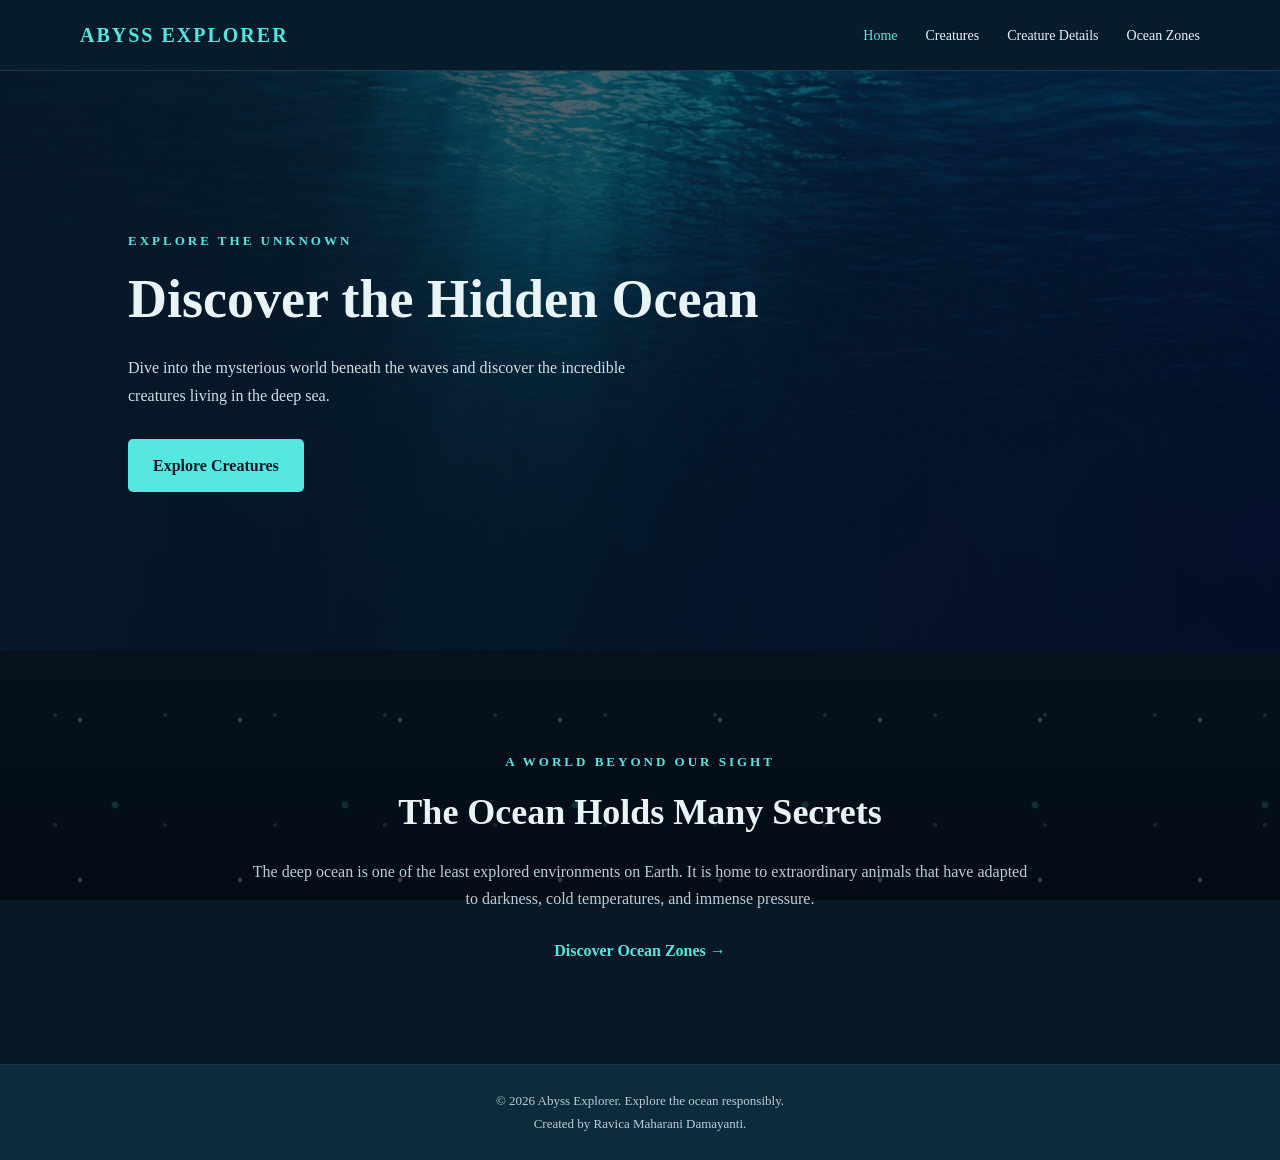
<file: index.html>
<!DOCTYPE html>
<html lang="en">
<head>
    <meta charset="UTF-8">
    <meta name="viewport" content="width=device-width, initial-scale=1.0">
    <title>Abyss Explorer | Discover the Hidden Ocean</title>
    <link rel="stylesheet" href="style.css">
</head>
<body>

    <!-- Header dan Navigasi -->
    <header>
        <nav>
            <a href="index.html" class="logo">ABYSS EXPLORER</a>

            <ul>
                <li><a href="index.html" class="active">Home</a></li>
                <li><a href="creatures.html">Creatures</a></li>
                <li><a href="details.html">Creature Details</a></li>
                <li><a href="zones.html">Ocean Zones</a></li>
            </ul>
        </nav>
    </header>

    <!-- Konten Utama -->
    <main>

        <!-- Bagian Hero -->
        <section class="hero">
            <div class="hero-content">
                <p class="subtitle">EXPLORE THE UNKNOWN</p>

                <h1>Discover the Hidden Ocean</h1>

                <p>
                    Dive into the mysterious world beneath the waves
                    and discover the incredible creatures living
                    in the deep sea.
                </p>

                <a href="creatures.html" class="button">
                    Explore Creatures
                </a>
            </div>
        </section>

        <!-- Bagian Pengenalan -->
        <section class="introduction">
            <p class="subtitle">A WORLD BEYOND OUR SIGHT</p>

            <h2>The Ocean Holds Many Secrets</h2>

            <p>
                The deep ocean is one of the least explored
                environments on Earth. It is home to extraordinary
                animals that have adapted to darkness, cold
                temperatures, and immense pressure.
            </p>

            <a href="zones.html" class="text-link">
                Discover Ocean Zones →
            </a>
        </section>

    </main>

    <!-- Footer -->
    <footer>
        <p>&copy; 2026 Abyss Explorer. Explore the ocean responsibly.</p>
        <p>Created by Ravica Maharani Damayanti.</p>
    </footer>

</body>
</html>
</file>
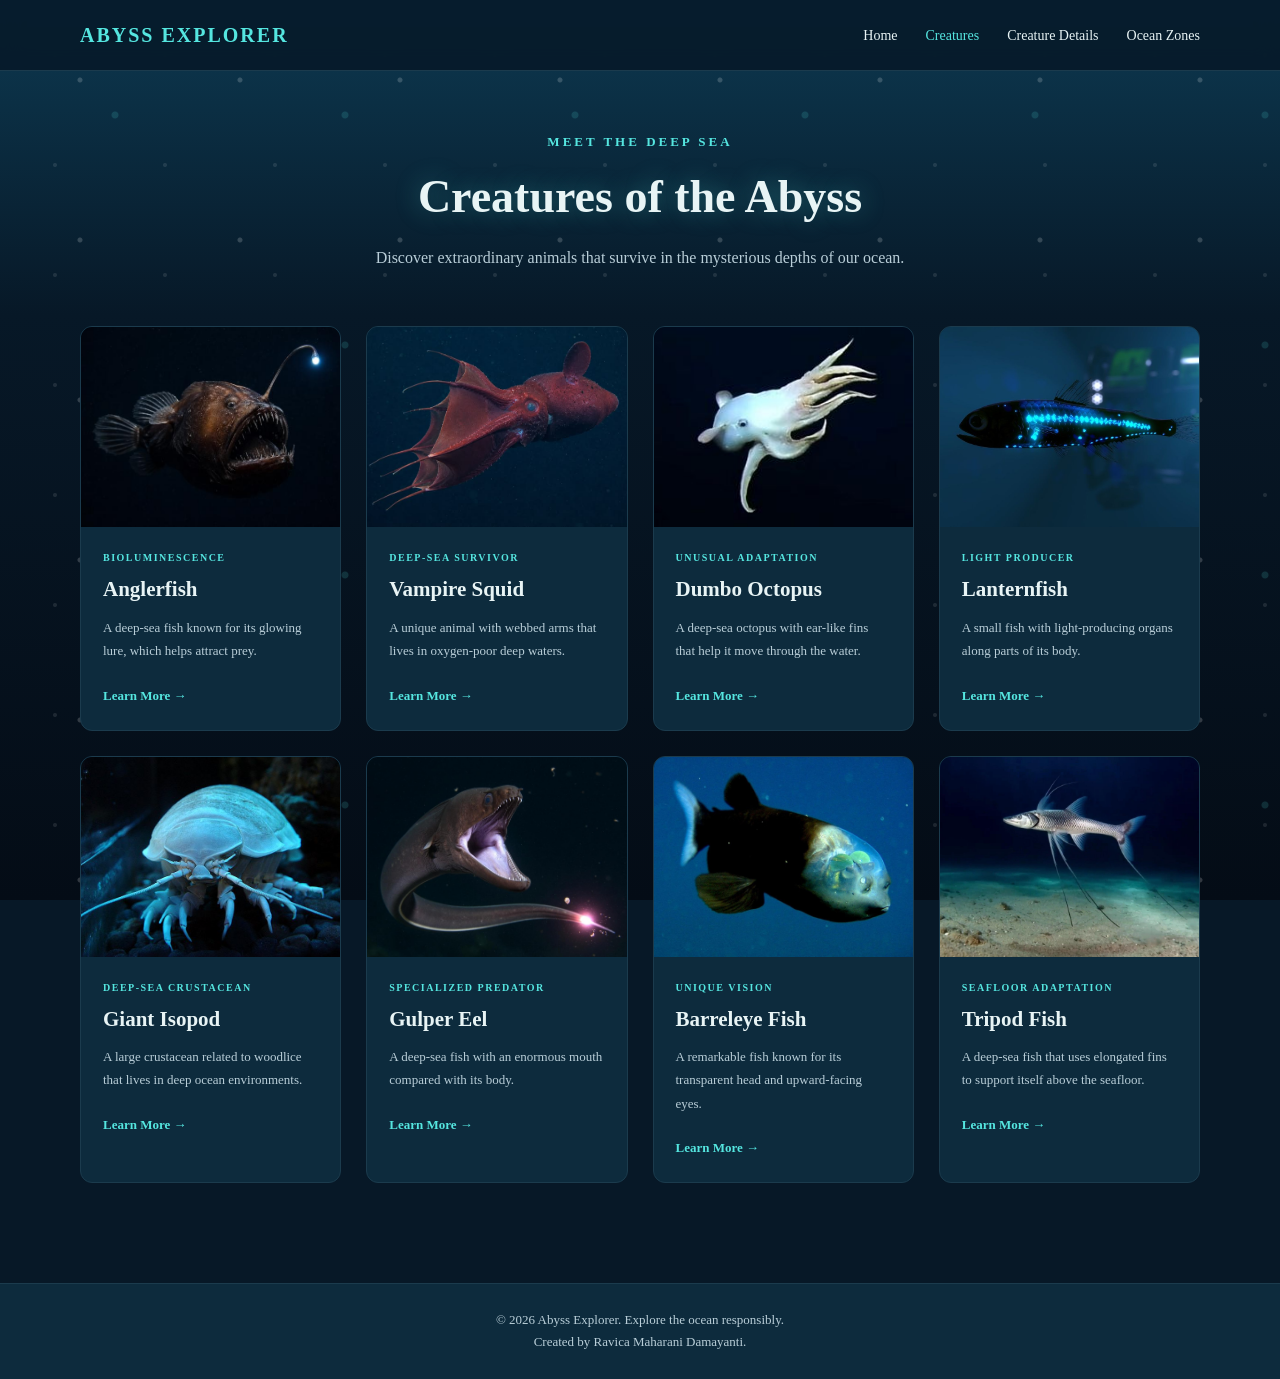
<file: creatures.html>
<!DOCTYPE html>
<html lang="en">
<head>
    <meta charset="UTF-8">
    <meta name="viewport" content="width=device-width, initial-scale=1.0">
    <title>Deep Sea Creatures | Abyss Explorer</title>
    <link rel="stylesheet" href="style.css">
</head>
<body>

    <!-- Header dan Navigasi -->
    <header>
        <nav>
            <a href="index.html" class="logo">ABYSS EXPLORER</a>

            <ul>
                <li><a href="index.html">Home</a></li>
                <li><a href="creatures.html" class="active">Creatures</a></li>
                <li><a href="details.html">Creature Details</a></li>
                <li><a href="zones.html">Ocean Zones</a></li>
            </ul>
        </nav>
    </header>

    <!-- Konten Utama -->
    <main class="creatures-page">

        <!-- Judul Halaman -->
        <section class="page-heading">
            <p class="subtitle">MEET THE DEEP SEA</p>

            <h1>Creatures of the Abyss</h1>

            <p>
                Discover extraordinary animals that survive
                in the mysterious depths of our ocean.
            </p>
        </section>

        <!-- Daftar Hewan -->
        <section class="creature-grid">

            <!-- Hewan 1 -->
            <article class="creature-card">
                <img src="images/anglerfish.jpg"
                     alt="Anglerfish in the deep sea">

                <div class="creature-info">
                    <p class="creature-tag">BIOLUMINESCENCE</p>
                    <h2>Anglerfish</h2>
                    <p>
                        A deep-sea fish known for its glowing
                        lure, which helps attract prey.
                    </p>
                    <a href="details.html" class="text-link">
                        Learn More →
                    </a>
                </div>
            </article>

            <!-- Hewan 2 -->
            <article class="creature-card">
                <img src="images/vampire-squid.jpg"
                     alt="Vampire squid in deep water">

                <div class="creature-info">
                    <p class="creature-tag">DEEP-SEA SURVIVOR</p>
                    <h2>Vampire Squid</h2>
                    <p>
                        A unique animal with webbed arms that
                        lives in oxygen-poor deep waters.
                    </p>
                    <a href="details.html" class="text-link">
                        Learn More →
                    </a>
                </div>
            </article>

            <!-- Hewan 3 -->
            <article class="creature-card">
                <img src="images/dumbo-octopus.jpg"
                     alt="Dumbo octopus swimming underwater">

                <div class="creature-info">
                    <p class="creature-tag">UNUSUAL ADAPTATION</p>
                    <h2>Dumbo Octopus</h2>
                    <p>
                        A deep-sea octopus with ear-like fins
                        that help it move through the water.
                    </p>
                    <a href="details.html" class="text-link">
                        Learn More →
                    </a>
                </div>
            </article>

            <!-- Hewan 4 -->
            <article class="creature-card">
                <img src="images/lanternfish.jpg"
                     alt="Lanternfish with light-producing organs">

                <div class="creature-info">
                    <p class="creature-tag">LIGHT PRODUCER</p>
                    <h2>Lanternfish</h2>
                    <p>
                        A small fish with light-producing organs
                        along parts of its body.
                    </p>
                    <a href="details.html" class="text-link">
                        Learn More →
                    </a>
                </div>
            </article>

            <!-- Hewan 5 -->
            <article class="creature-card">
                <img src="images/giant-isopod.jpg"
                     alt="Giant isopod on the deep-sea floor">

                <div class="creature-info">
                    <p class="creature-tag">DEEP-SEA CRUSTACEAN</p>
                    <h2>Giant Isopod</h2>
                    <p>
                        A large crustacean related to woodlice
                        that lives in deep ocean environments.
                    </p>
                    <a href="details.html" class="text-link">
                        Learn More →
                    </a>
                </div>
            </article>

            <!-- Hewan 6 -->
            <article class="creature-card">
                <img src="images/gulper-eel.jpg"
                     alt="Gulper eel with its large mouth">

                <div class="creature-info">
                    <p class="creature-tag">SPECIALIZED PREDATOR</p>
                    <h2>Gulper Eel</h2>
                    <p>
                        A deep-sea fish with an enormous mouth
                        compared with its body.
                    </p>
                    <a href="details.html" class="text-link">
                        Learn More →
                    </a>
                </div>
            </article>

            <!-- Hewan 7 -->
            <article class="creature-card">
                <img src="images/barreleye-fish.jpg"
                     alt="Barreleye fish with a transparent head">

                <div class="creature-info">
                    <p class="creature-tag">UNIQUE VISION</p>
                    <h2>Barreleye Fish</h2>
                    <p>
                        A remarkable fish known for its
                        transparent head and upward-facing eyes.
                    </p>
                    <a href="details.html" class="text-link">
                        Learn More →
                    </a>
                </div>
            </article>

            <!-- Hewan 8 -->
            <article class="creature-card">
                <img src="images/tripod-fish.jpg"
                     alt="Tripod fish standing above the seafloor">

                <div class="creature-info">
                    <p class="creature-tag">SEAFLOOR ADAPTATION</p>
                    <h2>Tripod Fish</h2>
                    <p>
                        A deep-sea fish that uses elongated fins
                        to support itself above the seafloor.
                    </p>
                    <a href="details.html" class="text-link">
                        Learn More →
                    </a>
                </div>
            </article>

        </section>
    </main>

    <!-- Footer -->
    <footer>
        <p>&copy; 2026 Abyss Explorer. Explore the ocean responsibly.</p>
        <p>Created by Ravica Maharani Damayanti.</p>
    </footer>

</body>
</html>
</file>
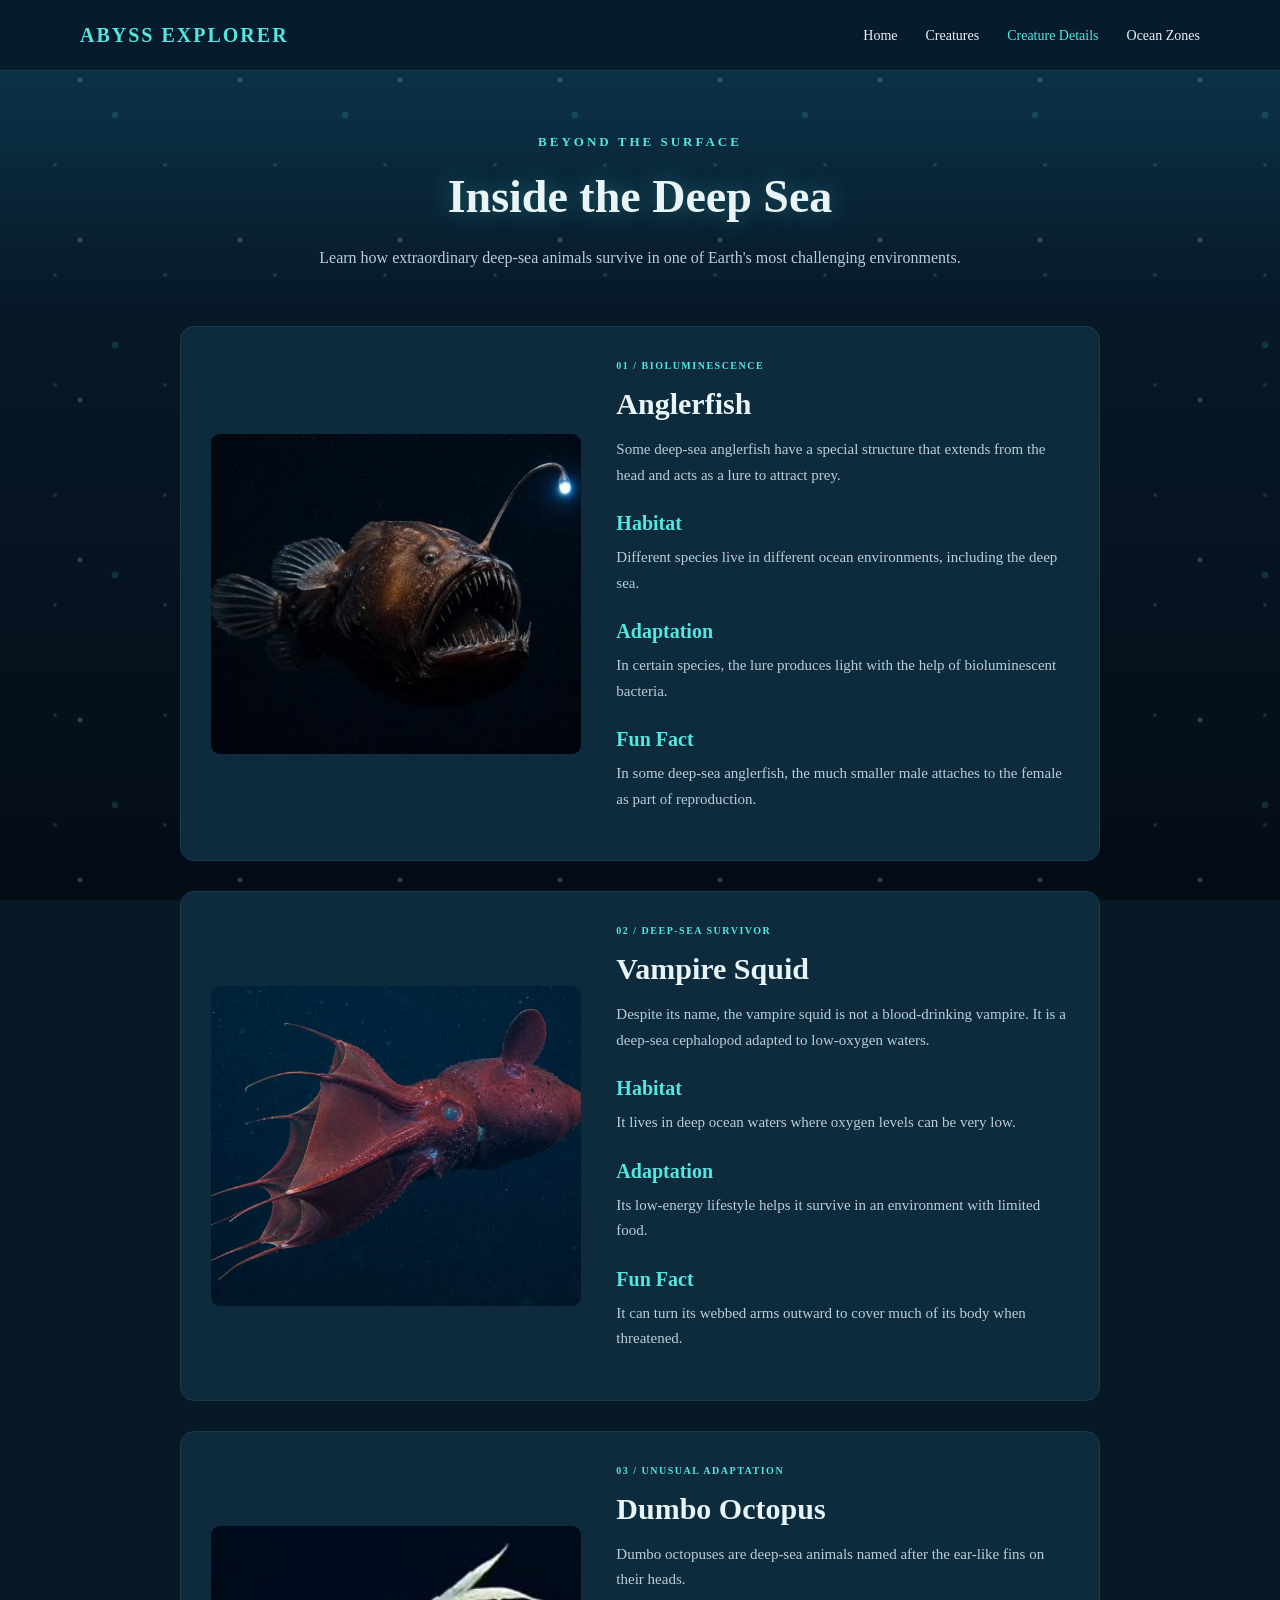
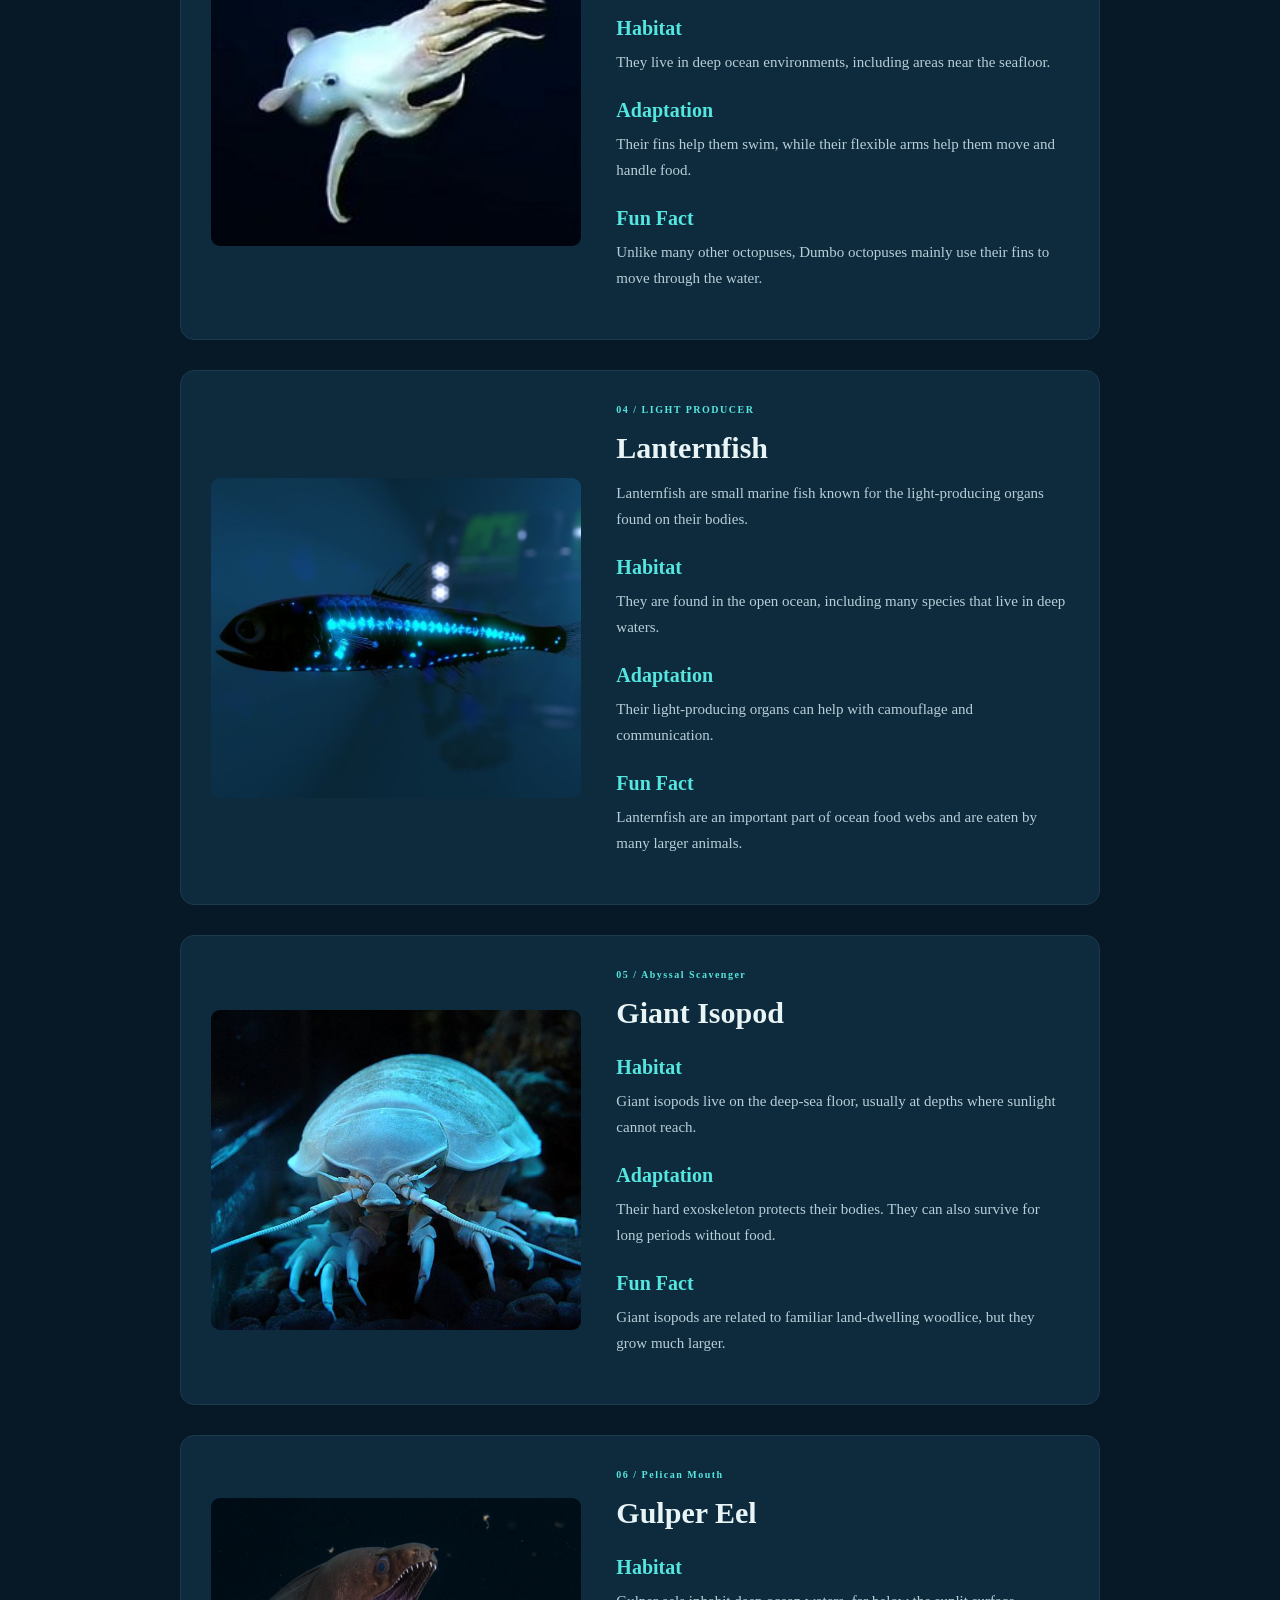
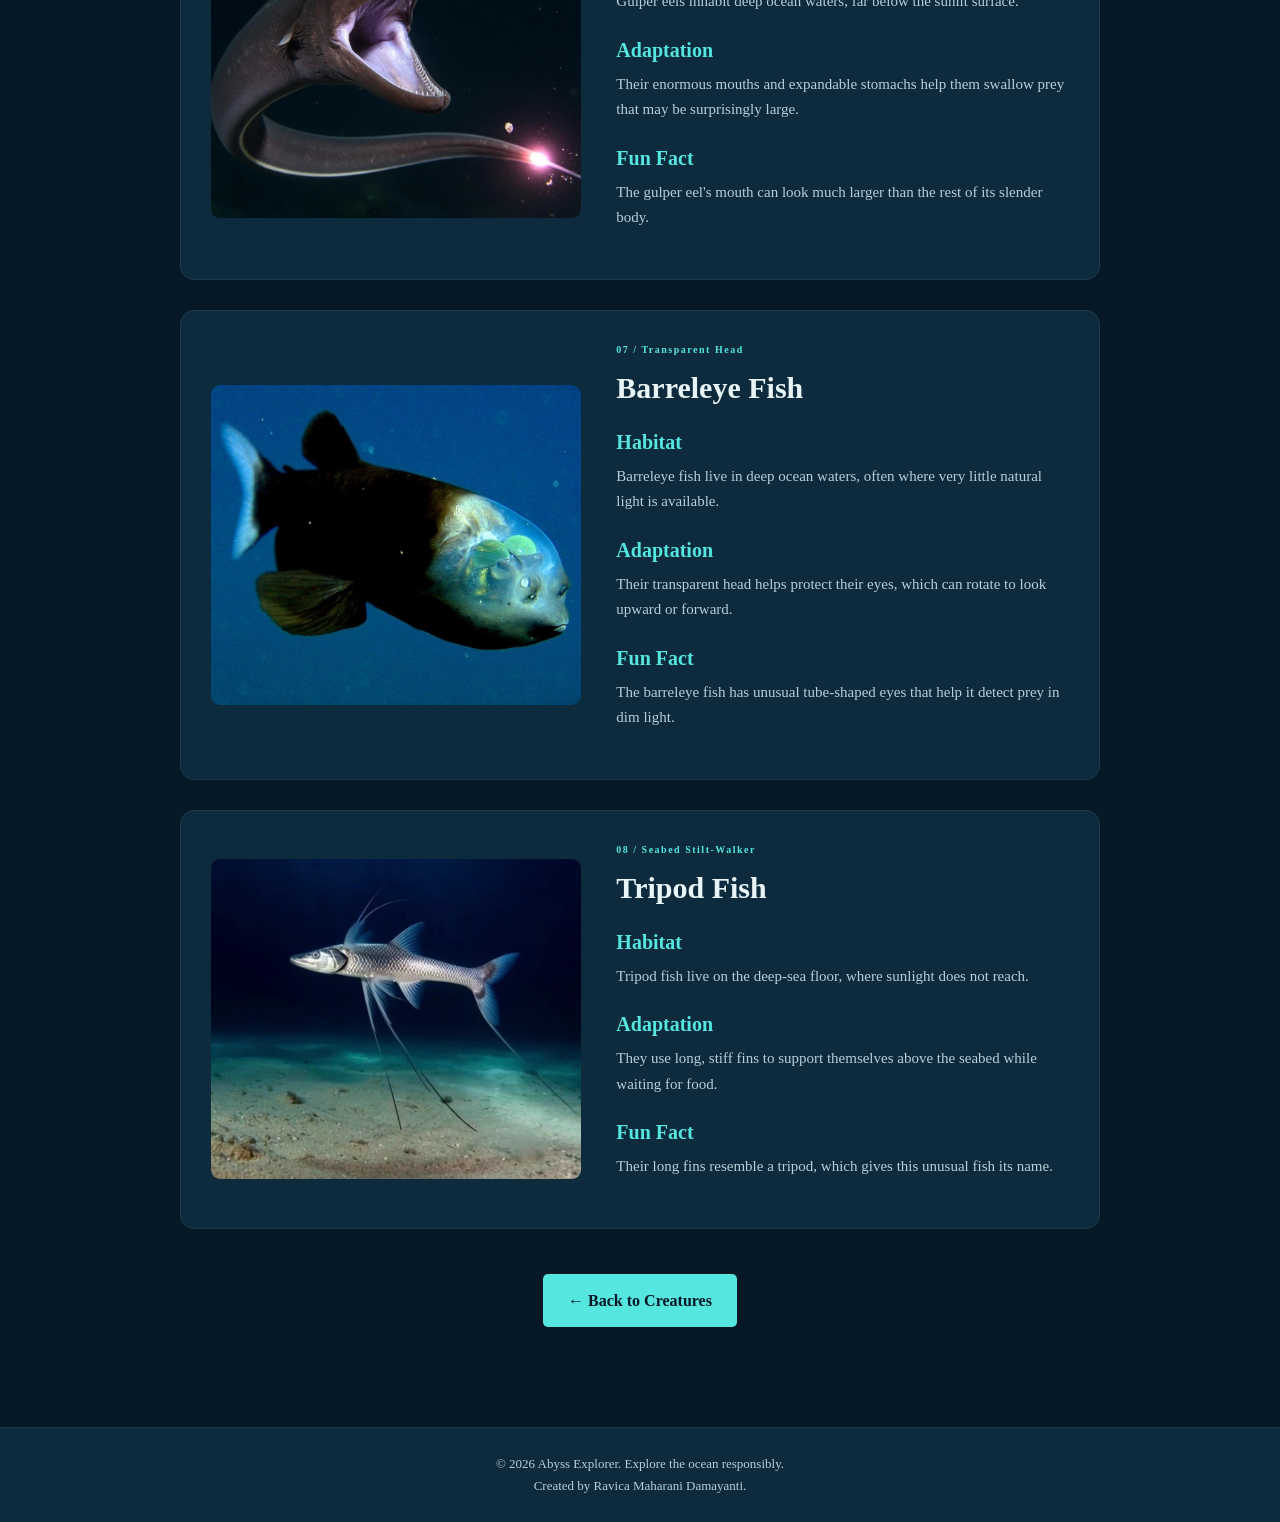
<file: details.html>
<!DOCTYPE html>
<html lang="en">
<head>
    <meta charset="UTF-8">
    <meta name="viewport" content="width=device-width, initial-scale=1.0">
    <title>Creature Details | Abyss Explorer</title>
    <link rel="stylesheet" href="style.css">
</head>
<body>

    <!-- Header dan Navigasi -->
    <header>
        <nav>
            <a href="index.html" class="logo">ABYSS EXPLORER</a>

            <ul>
                <li><a href="index.html">Home</a></li>
                <li><a href="creatures.html">Creatures</a></li>
                <li><a href="details.html" class="active">Creature Details</a></li>
                <li><a href="zones.html">Ocean Zones</a></li>
            </ul>
        </nav>
    </header>

    <!-- Konten Utama -->
    <main class="details-page">

        <!-- Judul Halaman -->
        <section class="page-heading">
            <p class="subtitle">BEYOND THE SURFACE</p>

            <h1>Inside the Deep Sea</h1>

            <p>
                Learn how extraordinary deep-sea animals
                survive in one of Earth's most challenging environments.
            </p>
        </section>

        <!-- Detail Anglerfish -->
        <section class="detail-card">
            <img src="images/anglerfish.jpg"
                 alt="Anglerfish with its glowing lure">

            <div class="detail-content">
                <p class="creature-tag">01 / BIOLUMINESCENCE</p>

                <h2>Anglerfish</h2>

                <p>
                    Some deep-sea anglerfish have a special
                    structure that extends from the head and
                    acts as a lure to attract prey.
                </p>

                <h3>Habitat</h3>
                <p>
                    Different species live in different ocean
                    environments, including the deep sea.
                </p>

                <h3>Adaptation</h3>
                <p>
                    In certain species, the lure produces light
                    with the help of bioluminescent bacteria.
                </p>

                <h3>Fun Fact</h3>
                <p>
                    In some deep-sea anglerfish, the much smaller
                    male attaches to the female as part of
                    reproduction.
                </p>
            </div>
        </section>

        <!-- Detail Vampire Squid -->
        <section class="detail-card">
            <img src="images/vampire-squid.jpg"
                 alt="Vampire squid in deep ocean water">

            <div class="detail-content">
                <p class="creature-tag">02 / DEEP-SEA SURVIVOR</p>

                <h2>Vampire Squid</h2>

                <p>
                    Despite its name, the vampire squid is not
                    a blood-drinking vampire. It is a deep-sea
                    cephalopod adapted to low-oxygen waters.
                </p>

                <h3>Habitat</h3>
                <p>
                    It lives in deep ocean waters where oxygen
                    levels can be very low.
                </p>

                <h3>Adaptation</h3>
                <p>
                    Its low-energy lifestyle helps it survive
                    in an environment with limited food.
                </p>

                <h3>Fun Fact</h3>
                <p>
                    It can turn its webbed arms outward to cover
                    much of its body when threatened.
                </p>
            </div>
        </section>

        <!-- Detail Dumbo Octopus -->
        <section class="detail-card">
            <img src="images/dumbo-octopus.jpg"
                 alt="Dumbo octopus with ear-like fins">

            <div class="detail-content">
                <p class="creature-tag">03 / UNUSUAL ADAPTATION</p>

                <h2>Dumbo Octopus</h2>

                <p>
                    Dumbo octopuses are deep-sea animals named
                    after the ear-like fins on their heads.
                </p>

                <h3>Habitat</h3>
                <p>
                    They live in deep ocean environments,
                    including areas near the seafloor.
                </p>

                <h3>Adaptation</h3>
                <p>
                    Their fins help them swim, while their
                    flexible arms help them move and handle food.
                </p>

                <h3>Fun Fact</h3>
                <p>
                    Unlike many other octopuses, Dumbo octopuses
                    mainly use their fins to move through the water.
                </p>
            </div>
        </section>

        <!-- Detail Lanternfish -->
        <section class="detail-card">
            <img src="images/lanternfish.jpg"
                 alt="Lanternfish with light-producing organs">

            <div class="detail-content">
                <p class="creature-tag">04 / LIGHT PRODUCER</p>

                <h2>Lanternfish</h2>

                <p>
                    Lanternfish are small marine fish known for
                    the light-producing organs found on their bodies.
                </p>

                <h3>Habitat</h3>
                <p>
                    They are found in the open ocean, including
                    many species that live in deep waters.
                </p>

                <h3>Adaptation</h3>
                <p>
                    Their light-producing organs can help with
                    camouflage and communication.
                </p>

                <h3>Fun Fact</h3>
                <p>
                    Lanternfish are an important part of ocean
                    food webs and are eaten by many larger animals.
                </p>
            </div>
        </section>

<!-- Giant Isopod -->
<section class="detail-card">
    <img src="images/giant-isopod.jpg" alt="Giant Isopod">

    <div class="detail-content">
        <p class="creature-tag">05 / Abyssal Scavenger</p>

        <h2>Giant Isopod</h2>

        <h3>Habitat</h3>
        <p>
            Giant isopods live on the deep-sea floor, usually
            at depths where sunlight cannot reach.
        </p>

        <h3>Adaptation</h3>
        <p>
            Their hard exoskeleton protects their bodies.
            They can also survive for long periods without food.
        </p>

        <h3>Fun Fact</h3>
        <p>
            Giant isopods are related to familiar land-dwelling
            woodlice, but they grow much larger.
        </p>
    </div>
</section>

<!-- Gulper Eel -->
<section class="detail-card">
    <img src="images/gulper-eel.jpg" alt="Gulper Eel">

    <div class="detail-content">
        <p class="creature-tag">06 / Pelican Mouth</p>

        <h2>Gulper Eel</h2>

        <h3>Habitat</h3>
        <p>
            Gulper eels inhabit deep ocean waters, far below
            the sunlit surface.
        </p>

        <h3>Adaptation</h3>
        <p>
            Their enormous mouths and expandable stomachs help
            them swallow prey that may be surprisingly large.
        </p>

        <h3>Fun Fact</h3>
        <p>
            The gulper eel's mouth can look much larger than
            the rest of its slender body.
        </p>
    </div>
</section>

<!-- Barreleye Fish -->
<section class="detail-card">
    <img src="images/barreleye-fish.jpg" alt="Barreleye Fish">

    <div class="detail-content">
        <p class="creature-tag">07 / Transparent Head</p>
        <h2>Barreleye Fish</h2>

        <h3>Habitat</h3>
        <p>
            Barreleye fish live in deep ocean waters, often
            where very little natural light is available.
        </p>

        <h3>Adaptation</h3>
        <p>
            Their transparent head helps protect their eyes,
            which can rotate to look upward or forward.
        </p>

        <h3>Fun Fact</h3>
        <p>
            The barreleye fish has unusual tube-shaped eyes
            that help it detect prey in dim light.
        </p>
    </div>
</section>

<!-- Tripod Fish -->
<section class="detail-card">
    <img src="images/tripod-fish.jpg" alt="Tripod Fish">

    <div class="detail-content">
        <p class="creature-tag">08 / Seabed Stilt-Walker</p>

        <h2>Tripod Fish</h2>

        <h3>Habitat</h3>
        <p>
            Tripod fish live on the deep-sea floor, where
            sunlight does not reach.
        </p>

        <h3>Adaptation</h3>
        <p>
            They use long, stiff fins to support themselves
            above the seabed while waiting for food.
        </p>

        <h3>Fun Fact</h3>
        <p>
            Their long fins resemble a tripod, which gives
            this unusual fish its name.
        </p>
    </div>
</section>

        <!-- Tombol Kembali -->
        <div class="back-link">
            <a href="creatures.html" class="button">
                ← Back to Creatures
            </a>
        </div>

    </main>

    <!-- Footer -->
    <footer>
        <p>&copy; 2026 Abyss Explorer. Explore the ocean responsibly.</p>
        <p>Created by Ravica Maharani Damayanti.</p>
    </footer>

</body>
</html>
</file>
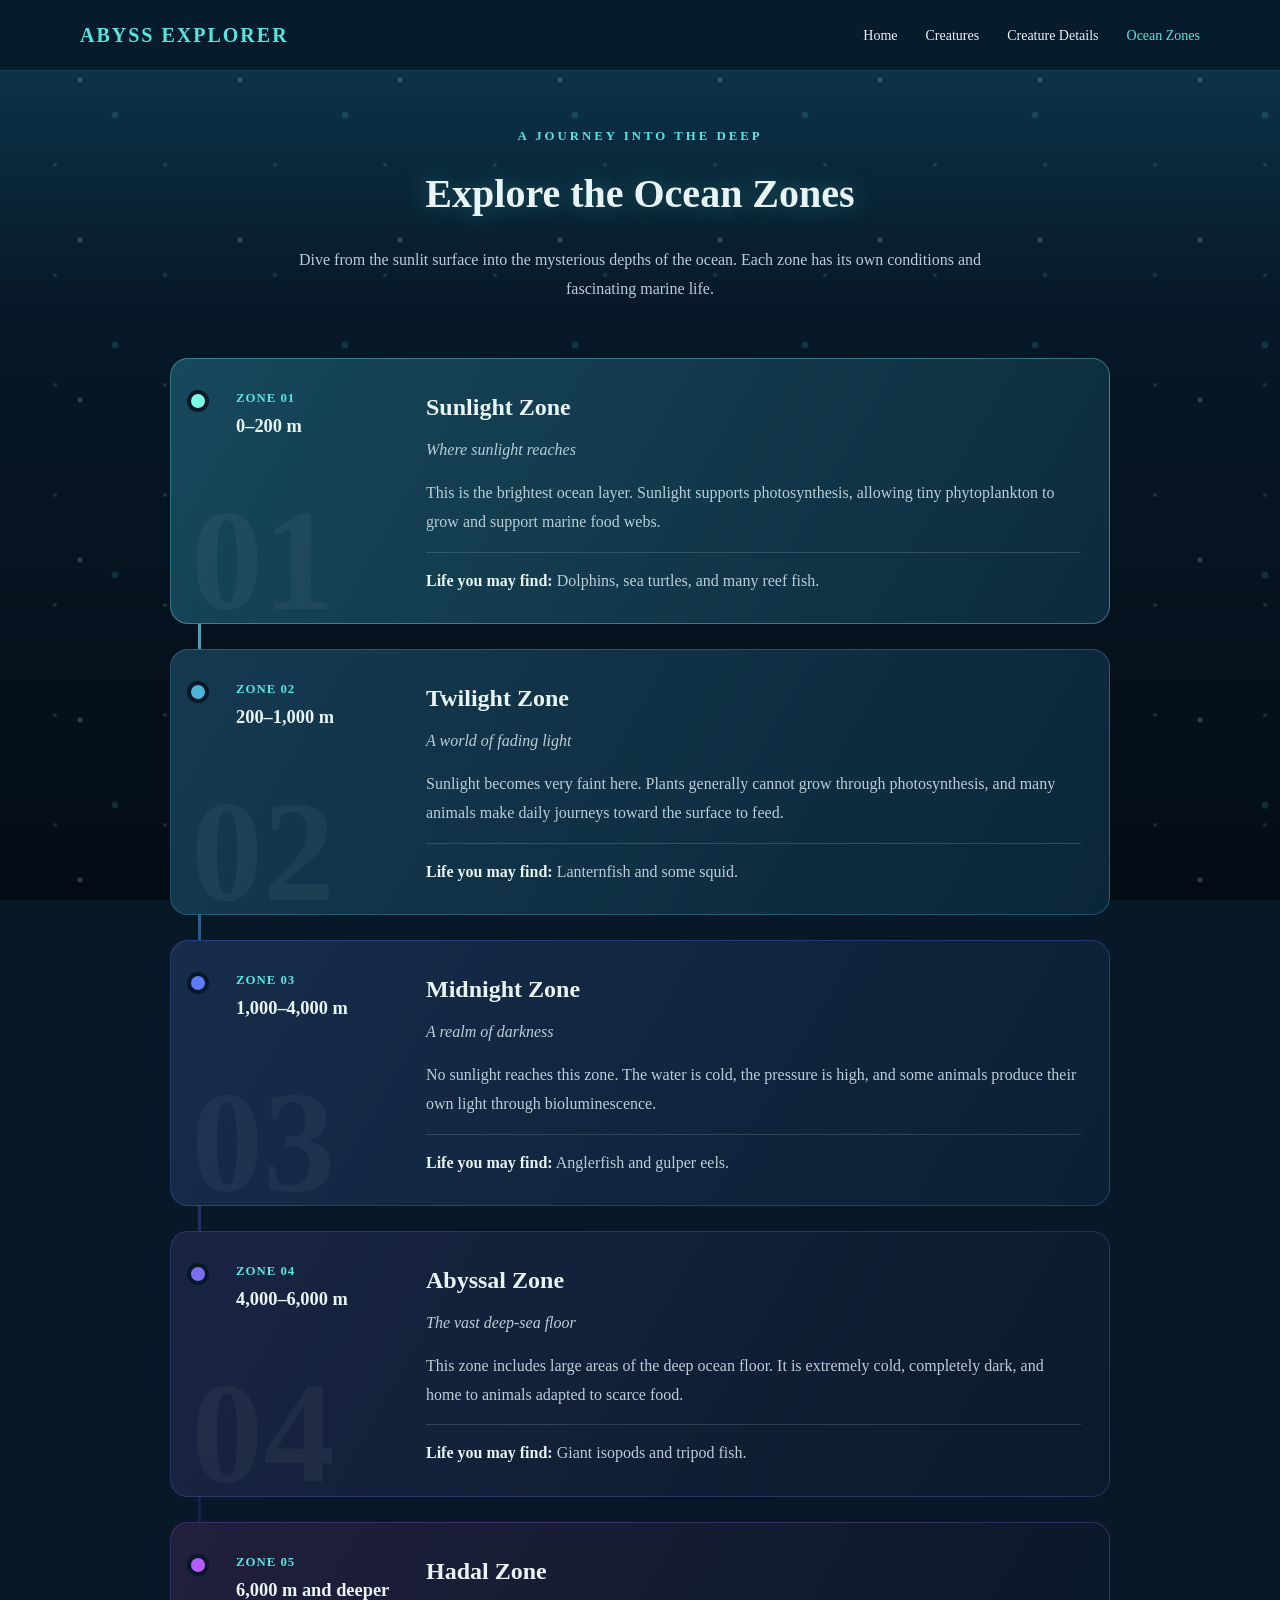
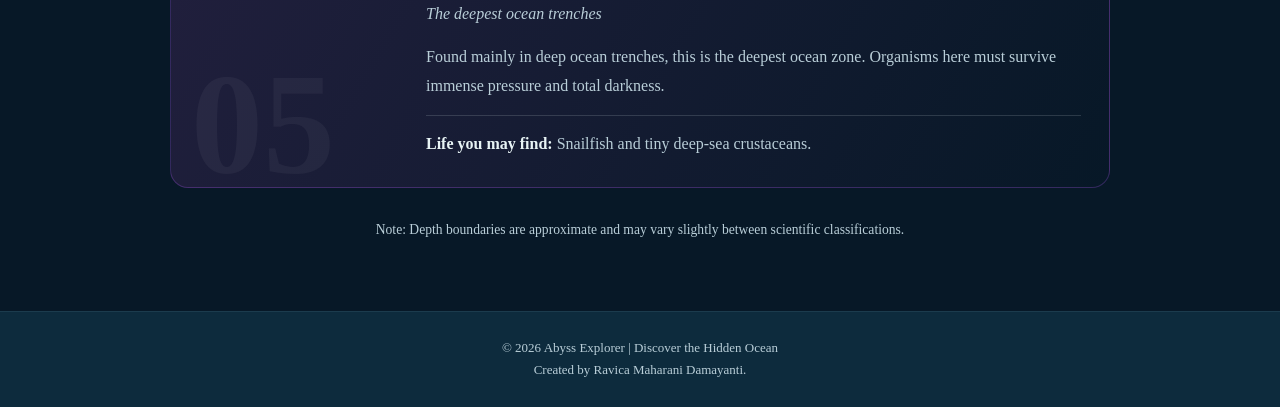
<file: zones.html>
<!DOCTYPE html>
<html lang="en">
<head>
    <meta charset="UTF-8">
    <meta name="viewport" content="width=device-width, initial-scale=1.0">
    <title>Ocean Zones | Abyss Explorer</title>
    <link rel="stylesheet" href="style.css">
</head>
<body>

    <!-- Header dan Navigasi -->
    <header>
        <nav>
            <a href="index.html" class="logo">ABYSS EXPLORER</a>

            <ul>
                <li><a href="index.html">Home</a></li>
                <li><a href="creatures.html">Creatures</a></li>
                <li><a href="details.html">Creature Details</a></li>
                <li><a href="zones.html" class="active">Ocean Zones</a></li>
            </ul>
        </nav>
    </header>

    <!-- Page Heading -->
    <main class="zones-page">
        <section class="zones-heading">
            <p class="eyebrow">A JOURNEY INTO THE DEEP</p>
            <h1>Explore the Ocean Zones</h1>
            <p>
                Dive from the sunlit surface into the mysterious
                depths of the ocean. Each zone has its own
                conditions and fascinating marine life.
            </p>
        </section>

        <!-- Vertical Ocean Zones -->
        <section class="ocean-journey">

            <article class="ocean-zone sunlight">
                <div class="zone-depth">ZONE 01 <span>0–200 m</span></div>
                <div class="zone-content">
                    <h2>Sunlight Zone</h2>
                    <p class="zone-subtitle">Where sunlight reaches</p>
                    <p>
                        This is the brightest ocean layer. Sunlight
                        supports photosynthesis, allowing tiny
                        phytoplankton to grow and support marine food webs.
                    </p>
                    <p class="zone-life">
                        <strong>Life you may find:</strong>
                        Dolphins, sea turtles, and many reef fish.
                    </p>
                </div>
            </article>

            <article class="ocean-zone twilight">
                <div class="zone-depth">ZONE 02 <span>200–1,000 m</span></div>
                <div class="zone-content">
                    <h2>Twilight Zone</h2>
                    <p class="zone-subtitle">A world of fading light</p>
                    <p>
                        Sunlight becomes very faint here. Plants
                        generally cannot grow through photosynthesis,
                        and many animals make daily journeys toward
                        the surface to feed.
                    </p>
                    <p class="zone-life">
                        <strong>Life you may find:</strong>
                        Lanternfish and some squid.
                    </p>
                </div>
            </article>

            <article class="ocean-zone midnight">
                <div class="zone-depth">ZONE 03 <span>1,000–4,000 m</span></div>
                <div class="zone-content">
                    <h2>Midnight Zone</h2>
                    <p class="zone-subtitle">A realm of darkness</p>
                    <p>
                        No sunlight reaches this zone. The water is
                        cold, the pressure is high, and some animals
                        produce their own light through bioluminescence.
                    </p>
                    <p class="zone-life">
                        <strong>Life you may find:</strong>
                        Anglerfish and gulper eels.
                    </p>
                </div>
            </article>

            <article class="ocean-zone abyssal">
                <div class="zone-depth">ZONE 04 <span>4,000–6,000 m</span></div>
                <div class="zone-content">
                    <h2>Abyssal Zone</h2>
                    <p class="zone-subtitle">The vast deep-sea floor</p>
                    <p>
                        This zone includes large areas of the deep
                        ocean floor. It is extremely cold, completely
                        dark, and home to animals adapted to scarce food.
                    </p>
                    <p class="zone-life">
                        <strong>Life you may find:</strong>
                        Giant isopods and tripod fish.
                    </p>
                </div>
            </article>

            <article class="ocean-zone hadal">
                <div class="zone-depth">ZONE 05 <span>6,000 m and deeper</span></div>
                <div class="zone-content">
                    <h2>Hadal Zone</h2>
                    <p class="zone-subtitle">The deepest ocean trenches</p>
                    <p>
                        Found mainly in deep ocean trenches, this is
                        the deepest ocean zone. Organisms here must
                        survive immense pressure and total darkness.
                    </p>
                    <p class="zone-life">
                        <strong>Life you may find:</strong>
                        Snailfish and tiny deep-sea crustaceans.
                    </p>
                </div>
            </article>

        </section>

        <p class="zones-note">
            Note: Depth boundaries are approximate and may vary
            slightly between scientific classifications.
        </p>
    </main>

    <!-- Footer -->
    <footer>
        <p>© 2026 Abyss Explorer | Discover the Hidden Ocean</p>
        <p>Created by Ravica Maharani Damayanti.</p>
    </footer>

</body>
</html>
</file>
<file: style.css>
/* ===== PENGATURAN DASAR ===== */
* {
    margin: 0;
    padding: 0;
    box-sizing: border-box;
}

html {
    scroll-behavior: smooth;
}

body {
    background-color: #071827;
    color: #E8F4F5;
    line-height: 1.7;
    background-image: linear-gradient(to bottom, #0D3A52 0%, #071827 35%, #040C16 100%);
    background-repeat: no-repeat;
    background-attachment: fixed;
    min-height: 100vh;
}

/* ===== HEADER DAN NAVBAR ===== */
header {
    position: sticky;
    top: 0;
    z-index: 1000;
    background-color: #071827;
    border-bottom: 1px solid #1B3B4D;
    background-color: rgba(7, 24, 39, 0.85);
    backdrop-filter: blur(10px);
}

nav {
    max-width: 1200px;
    margin: 0 auto;
    padding: 18px 40px;
    display: flex;
    justify-content: space-between;
    align-items: center;
    gap: 24px;
}

.logo {
    color: #55E6E0;
    text-decoration: none;
    font-size: 20px;
    font-weight: bold;
    letter-spacing: 2px;
}

nav ul {
    list-style: none;
    display: flex;
    align-items: center;
    gap: 28px;
}

nav ul li a {
    color: #E8F4F5;
    text-decoration: none;
    font-size: 14px;
    transition: color 0.3s ease;
}

nav ul li a:hover {
    color: #55E6E0;
}

nav ul li a.active {
    color: #55E6E0;
}

nav ul li a {
    position: relative;
    padding-bottom: 4px;
}

nav ul li a::after {
    content: "";
    position: absolute;
    left: 0;
    bottom: 0;
    width: 0;
    height: 2px;
    background: #55E6E0;
    transition: width 0.3s ease;
}

nav ul li a:hover::after {
    width: 100%;
}

/* ===== BAGIAN HERO ===== */
.hero {
    min-height: 580px;
    display: flex;
    align-items: center;
    padding: 80px 10%;
    background-color: #0D2B3D;
    background-image:
        linear-gradient(
            90deg,
            rgba(7, 24, 39, 0.95),
            rgba(7, 24, 39, 0.35)
        ),
        url("images/hero-ocean.jpg");
    background-size: cover;
    background-position: center;
}

.hero-content {
    max-width: 650px;
}

.subtitle {
    color: #55E6E0;
    font-size: 13px;
    font-weight: bold;
    letter-spacing: 3px;
    margin-bottom: 16px;
}

.hero h1 {
    font-size: 54px;
    line-height: 1.15;
    margin-bottom: 24px;
}

.hero-content > p:not(.subtitle) {
    max-width: 540px;
    color: #D0E0E5;
    margin-bottom: 30px;
}

/* ===== TOMBOL ===== */
.button {
    display: inline-block;
    background-color: #55E6E0;
    color: #071827;
    padding: 13px 25px;
    border-radius: 5px;
    text-decoration: none;
    font-weight: bold;
    transition: background-color 0.3s ease;
}

.button:hover {
    background-color: #E8F4F5;
}

/* ===== BAGIAN PENGENALAN ===== */
.introduction {
    max-width: 850px;
    margin: 0 auto;
    padding: 100px 30px;
    text-align: center;
}

.introduction h2 {
    font-size: 36px;
    line-height: 1.3;
    margin-bottom: 22px;
}

.introduction > p:not(.subtitle) {
    color: #B9CED8;
    margin-bottom: 25px;
}

.text-link {
    display: inline-block;
    color: #55E6E0;
    text-decoration: none;
    font-weight: bold;
}

.text-link:hover {
    color: #E8F4F5;
}

/* ===== FOOTER ===== */
footer {
    background-color: #0D2B3D;
    border-top: 1px solid #1B3B4D;
    padding: 25px 20px;
    text-align: center;
    color: #B9CED8;
    font-size: 13px;
}

/* ===== TAMPILAN HP ===== */
@media (max-width: 600px) {
    nav {
        flex-direction: column;
        padding: 15px 12px;
        gap: 12px;
    }

    nav ul {
        justify-content: center;
        flex-wrap: wrap;
        gap: 10px 18px;
    }

    nav ul li a {
        font-size: 12px;
    }

    .logo {
        font-size: 18px;
    }

    .hero {
        min-height: 500px;
        padding: 65px 25px;
        background-position: center;
    }

    .hero h1 {
        font-size: 38px;
    }

    .introduction {
        padding: 70px 22px;
    }

    .introduction h2 {
        font-size: 28px;
    }
}

/* ===== HALAMAN CREATURES ===== */
.creatures-page {
    max-width: 1200px;
    margin: 0 auto;
    padding: 60px 40px 100px;
}

.page-heading {
    max-width: 700px;
    margin: 0 auto 55px;
    text-align: center;
}

.page-heading h1 {
    font-size: 46px;
    line-height: 1.2;
    margin-bottom: 20px;
    text-shadow: 0 0 25px rgba(85, 230, 224, 0.35);
}

.page-heading > p:last-child {
    color: #B9CED8;
}

/* ===== GRID KARTU HEWAN ===== */
.creature-grid {
    display: grid;
    grid-template-columns: repeat(4, minmax(0, 1fr));
    gap: 25px;
}

.creature-card {
    background-color: #0D2B3D;
    border: 1px solid #1B3B4D;
    border-radius: 12px;
    overflow: hidden;
    transition: transform 0.3s ease,
                border-color 0.3s ease;
}

.creature-card:hover {
    transform: translateY(-5px);
    border-color: #55E6E0;
}

.creature-card img {
    display: block;
    width: 100%;
    height: 200px;
    object-fit: cover;
    object-position: center;
}

.creature-info {
    padding: 22px;
}

.creature-tag {
    color: #55E6E0;
    font-size: 10px;
    font-weight: bold;
    letter-spacing: 1.5px;
    margin-bottom: 10px;
}

.creature-info h2 {
    font-size: 21px;
    line-height: 1.3;
    margin-bottom: 12px;
}

.creature-info > p:not(.creature-tag) {
    color: #B9CED8;
    font-size: 13px;
    line-height: 1.8;
    margin-bottom: 18px;
}

.creature-info .text-link {
    font-size: 13px;
}

/* ===== PENYESUAIAN HP ===== */
@media (max-width: 600px) {
    .creatures-page {
        padding: 45px 18px 65px;
    }

    .page-heading {
        margin-bottom: 35px;
    }

    .page-heading h1 {
        font-size: 34px;
    }

    .creature-grid {
        grid-template-columns: repeat(2, minmax(0, 1fr));
        gap: 14px;
    }

    .creature-card img {
        height: 135px;
    }

    .creature-info {
        padding: 13px;
    }

    .creature-tag {
        font-size: 11px;
        letter-spacing: 0.5px;
    }

    .creature-info h2 {
        font-size: 17px;
    }

    .creature-info > p:not(.creature-tag) {
        font-size: 13px;
    }
}

/* ===== HALAMAN CREATURE DETAILS ===== */
.details-page {
    max-width: 1000px;
    margin: 0 auto;
    padding: 60px 40px 100px;
}

.detail-card {
    display: grid;
    grid-template-columns: 0.9fr 1.1fr;
    gap: 35px;
    align-items: center;
    padding: 30px;
    margin-bottom: 30px;
    background-color: #0D2B3D;
    border: 1px solid #1B3B4D;
    border-radius: 14px;
}

.detail-card img {
    width: 100%;
    height: 320px;
    object-fit: cover;
    border-radius: 9px;
}

.detail-content h2 {
    font-size: 30px;
    line-height: 1.3;
    margin-bottom: 14px;
}

.detail-content > p:not(.creature-tag) {
    color: #B9CED8;
    font-size: 15px;
    margin-bottom: 18px;
}

.detail-content h3 {
    color: #55E6E0;
    font-size: 20px;
    margin-top: 18px;
    margin-bottom: 5px;
}

.back-link {
    text-align: center;
    margin-top: 45px;
}

/* ===== PENYESUAIAN HP ===== */
@media (max-width: 600px) {
    .details-page {
        padding: 40px 16px 65px;
    }

    .detail-card {
        grid-template-columns: 1fr;
        gap: 20px;
        padding: 18px;
        margin-bottom: 22px;
    }

    .detail-card img {
        height: 220px;
    }

    .detail-content h2 {
        font-size: 25px;
    }
}

/* ===== OCEAN ZONES PAGE ===== */

.zones-page {
    max-width: 1000px;
    margin: 0 auto;
    padding: 55px 30px 70px;
}

.zones-heading {
    max-width: 720px;
    margin: 0 auto 55px;
    text-align: center;
}

.eyebrow {
    margin-bottom: 12px;
    color: #55E6E0;
    font-size: 0.8rem;
    font-weight: bold;
    letter-spacing: 3px;
}

.zones-heading h1 {
    margin-bottom: 18px;
    color: #E8F4F5;
    font-size: 2.5rem;
    text-shadow: 0 0 25px rgba(85, 230, 224, 0.35);
}
.zones-heading {
    position: relative;
}

.zones-heading > p:last-child {
    color: #B9CED8;
    line-height: 1.8;
}

/* Vertical journey */

.ocean-journey {
    position: relative;
    display: flex;
    flex-direction: column;
    gap: 25px;
}

.ocean-journey::before {
    content: "";
    position: absolute;
    top: 20px;
    bottom: 20px;
    left: 28px;
    width: 3px;
    background: linear-gradient(
        to bottom,
        #55E6E0,
        #4386A5,
        #263B70,
        #18264B,
        #10182E
    );
    border-radius: 10px;
}

.ocean-zone {
    position: relative;
    display: grid;
    grid-template-columns: 165px 1fr;
    gap: 25px;
    align-items: start;
    padding: 28px;
    padding-left: 65px;
    border: 1px solid rgba(85, 230, 224, 0.18);
    border-radius: 18px;
    overflow: hidden;
    transition: transform 0.3s ease, box-shadow 0.3s ease, border-color 0.3s ease;
}

.ocean-zone:hover {
    transform: translateY(-4px);
    box-shadow: 0 12px 30px rgba(85, 230, 224, 0.15);
    border-color: rgba(85, 230, 224, 0.6);
}

.ocean-zone::after {
    position: absolute;
    left: 20px;
    bottom: -10px;
    font-size: 9rem;
    font-weight: 900;
    line-height: 1;
    color: rgba(232, 244, 245, 0.05);
    pointer-events: none;
}

.sunlight::after { content: "01"; }
.twilight::after { content: "02"; }
.midnight::after { content: "03"; }
.abyssal::after  { content: "04"; }
.hadal::after    { content: "05"; }

.zone-depth {
    position: relative;
    z-index: 1;
    color: #55E6E0;
    font-size: 0.8rem;
    font-weight: bold;
    letter-spacing: 1px;
    line-height: 1.8;
}

.zone-depth::before {
    content: "";
    position: absolute;
    top: 3px;
    left: -49px;
    width: 14px;
    height: 14px;
    background: #55E6E0;
    border: 4px solid #071827;
    border-radius: 50%;
}

@keyframes pulse-dot {
    0%   { box-shadow: 0 0 0 0 rgba(85, 230, 224, 0.6); }
    70%  { box-shadow: 0 0 0 12px rgba(85, 230, 224, 0); }
    100% { box-shadow: 0 0 0 0 rgba(85, 230, 224, 0); }
}

.zone-depth::before {
    animation: pulse-dot 2.4s infinite;
}

.zone-depth span {
    display: block;
    color: #E8F4F5;
    letter-spacing: 0;
    font-size: 1.15rem;
    font-weight: 600;
}

.zone-content h2 {
    margin-bottom: 8px;
    color: #E8F4F5;
    font-size: 1.5rem;
}

.zone-subtitle {
    margin-bottom: 14px;
    color: #55E6E0;
    font-style: italic;
}

.zone-content p {
    color: #B9CED8;
    line-height: 1.8;
}

.zone-content .zone-life {
    margin-top: 15px;
    padding-top: 14px;
    border-top: 1px solid rgba(232, 244, 245, 0.15);
}

.zone-life strong {
    color: #E8F4F5;
}

/* Different shades for each depth */

.sunlight {
    background: linear-gradient(120deg, #17485B, #0D2B3D);
}

.twilight {
    background: linear-gradient(120deg, #153A50, #0B2639);
}

.midnight {
    background: linear-gradient(120deg, #172C4A, #0A2034);
}

.abyssal {
    background: linear-gradient(120deg, #192442, #0A1B2C);
}

.hadal {
    background: linear-gradient(120deg, #211F3D, #071827);
}

.sunlight .zone-depth::before { background: #7DF9E9; }
.twilight .zone-depth::before { background: #4FB3D9; }
.midnight .zone-depth::before { background: #5C7CFA; }
.abyssal  .zone-depth::before { background: #7A6FF0; }
.hadal    .zone-depth::before { background: #B45CFF; }

.sunlight { border-color: rgba(125, 249, 233, 0.35); }
.twilight { border-color: rgba(79, 179, 217, 0.30); }
.midnight { border-color: rgba(92, 124, 250, 0.28); }
.abyssal  { border-color: rgba(122, 111, 240, 0.25); }
.hadal    { border-color: rgba(180, 92, 255, 0.25); }

.zones-note {
    margin-top: 30px;
    color: #B9CED8;
    font-size: 0.85rem;
    line-height: 1.7;
    text-align: center;
}

@keyframes bubbles-rise {
    from { background-position: 0 0, 0 0, 0 0; }
    to   { background-position: 0 -900px, 0 -1200px, 0 -700px; }
}

body::before {
    content: "";
    position: fixed;
    inset: 0;
    z-index: -1;
    pointer-events: none;
    background-image:
        radial-gradient(circle, rgba(255,255,255,0.18) 2px, transparent 3px),
        radial-gradient(circle, rgba(85,230,224,0.15) 3px, transparent 4px),
        radial-gradient(circle, rgba(255,255,255,0.10) 1.5px, transparent 2.5px);
    background-size: 160px 160px, 230px 230px, 110px 110px;
    animation: bubbles-rise 40s linear infinite;
}

/* Phone layout */

@media (max-width: 600px) {
    .zones-page {
        padding: 40px 16px 50px;
    }

    .zones-heading {
        margin-bottom: 35px;
    }

    .zones-heading h1 {
        font-size: 1.9rem;
    }

    .ocean-journey {
        gap: 18px;
    }

    .ocean-journey::before {
        left: 19px;
    }

    .ocean-zone {
        grid-template-columns: 1fr;
        gap: 15px;
        padding: 22px;
        padding-left: 45px;
    }

    .zone-depth::before {
        left: -36px;
    }

    .zone-content h2 {
        font-size: 1.3rem;
    }
}
</file>
